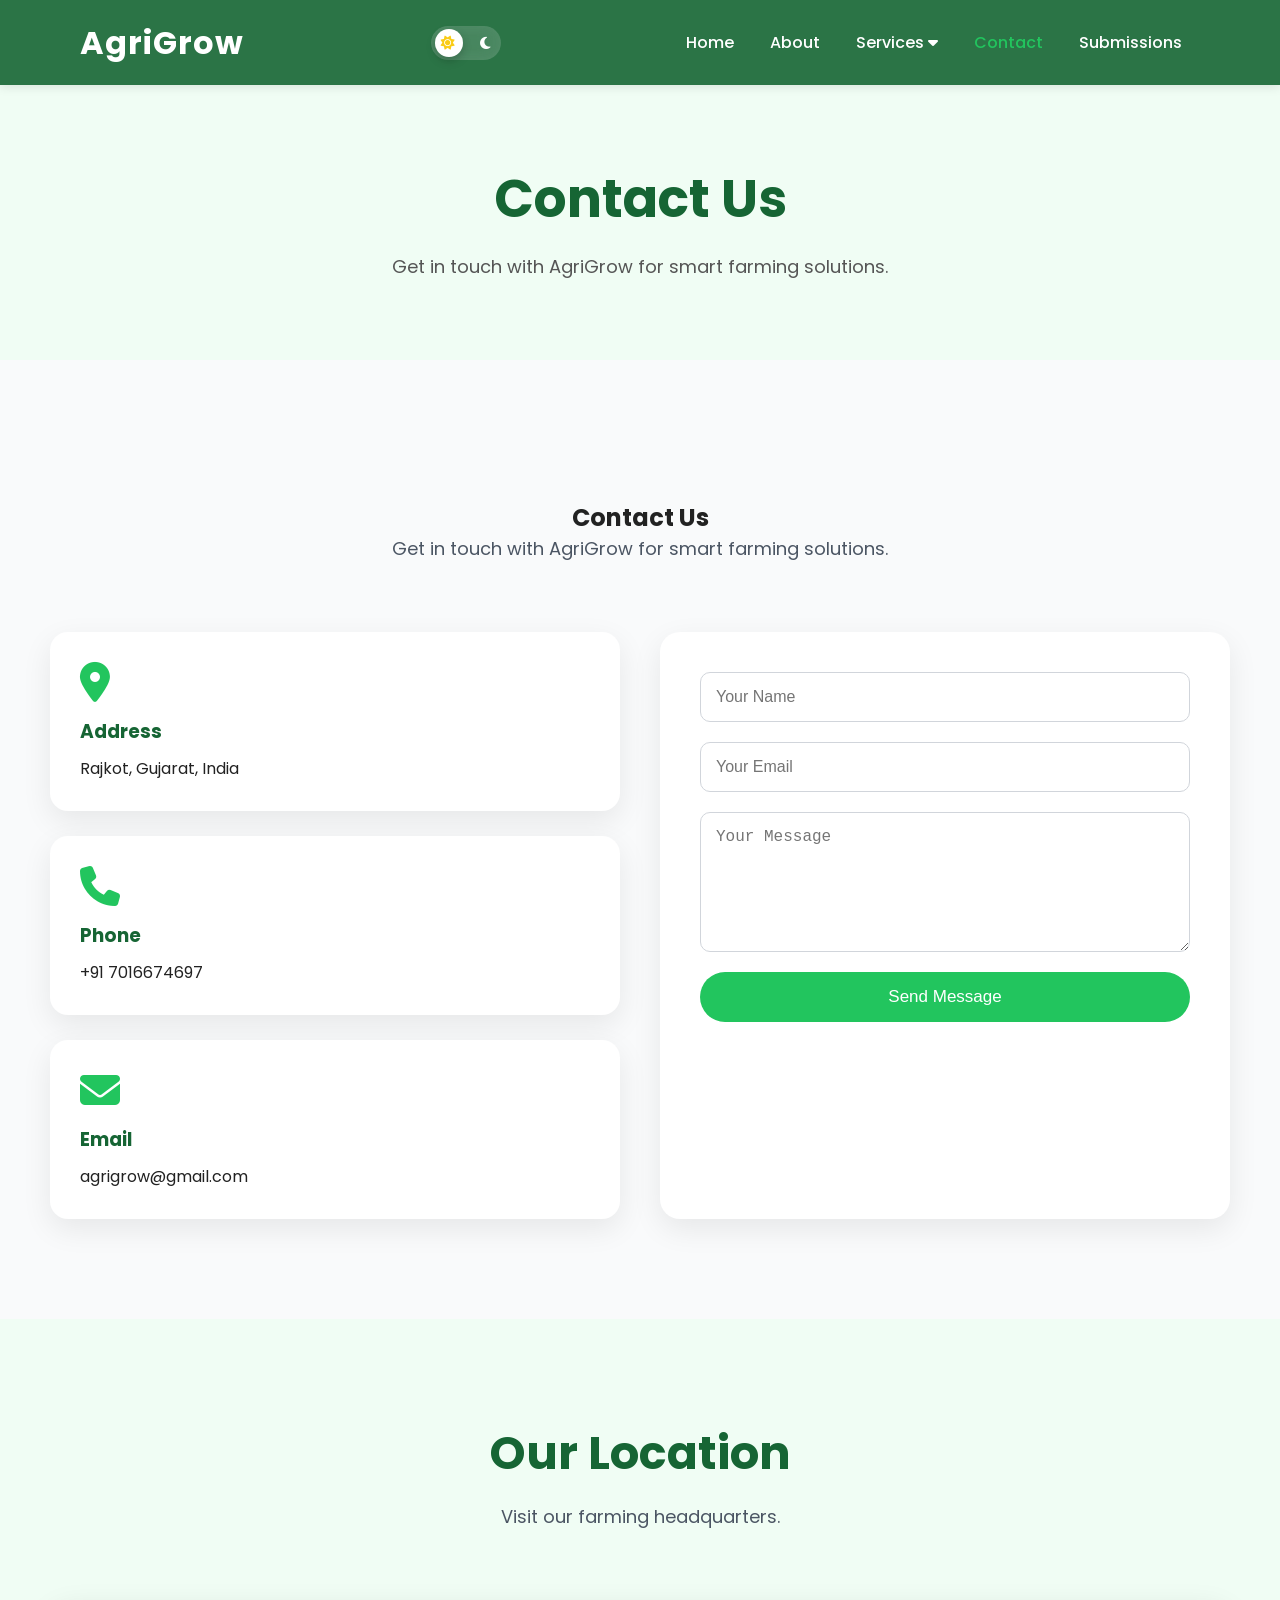
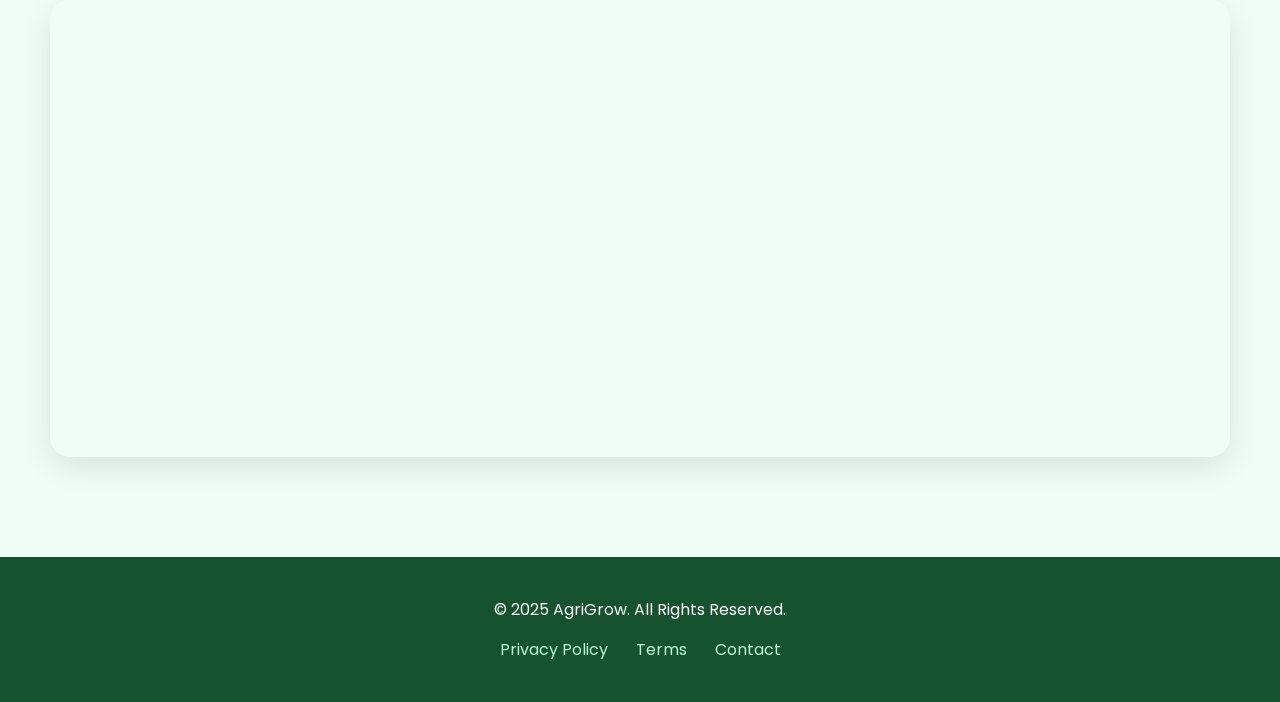
<file: contact.html>
<!DOCTYPE html>
<html lang="en">
<head>
    <meta charset="UTF-8">
    <meta name="viewport" content="width=device-width, initial-scale=1.0">
    <title>Contact - AgriGrow</title>

    <link rel="stylesheet" href="style.css">

    <!-- Google Font -->
    <link href="https://fonts.googleapis.com/css2?family=Poppins:wght@300;400;500;600;700&display=swap" rel="stylesheet">

    <!-- Font Awesome -->
    <link rel="stylesheet"
    href="https://cdnjs.cloudflare.com/ajax/libs/font-awesome/6.5.1/css/all.min.css">
</head>
<body>

    <!-- HEADER -->

    <header>

        <nav class="navbar">

            <div class="logo">
                AgriGrow
            </div>
            <div class="theme-toggle">

    <input type="checkbox" id="darkModeToggle">

    <label for="darkModeToggle" class="toggle-label">

        <i class="fa-solid fa-sun sun"></i>

        <i class="fa-solid fa-moon moon"></i>

        <span class="toggle-ball"></span>

    </label>

</div>
<div class="menu-toggle">
    <i class="fa-solid fa-bars"></i>
</div>

            <ul class="nav-links">

                <li><a href="index.html">Home</a></li>

                <li><a href="about.html">About</a></li>

                <li class="dropdown">

                    <a href="#">
                        Services
                        <i class="fa-solid fa-caret-down"></i>
                    </a>

                    <ul class="dropdown-menu">
                        <li><a href="services.html">Organic Farming</a></li>
                        <li><a href="services.html">Smart Irrigation</a></li>
                        <li><a href="services.html">Crop Management</a></li>
                    </ul>

                </li>

                
                <li><a href="contact.html" class="active">Contact</a></li>
                <li><a href="submissions.html" >Submissions</a></li>
            </ul>

        </nav>

    </header>
    <section class="page-banner">

    <h1>Contact Us</h1>

    <p>
        Get in touch with AgriGrow for smart farming solutions.
    </p>

    </section>

    <!-- CONTACT SECTION -->

    <section class="contact-page reveal">

        <div class="section-title">

            <h1>Contact Us</h1>

            <p>
                Get in touch with AgriGrow for smart farming solutions.
            </p>

        </div>

        <div class="contact-container">

            <!-- CONTACT INFO -->

            <div class="contact-info">

                <div class="info-box">

                    <i class="fa-solid fa-location-dot"></i>

                    <h3>Address</h3>

                    <p>Rajkot, Gujarat, India</p>

                </div>

                <div class="info-box">

                    <i class="fa-solid fa-phone"></i>

                    <h3>Phone</h3>

                    <p>+91 7016674697</p>

                </div>

                <div class="info-box">

                    <i class="fa-solid fa-envelope"></i>

                    <h3>Email</h3>

                    <p>agrigrow@gmail.com</p>

                </div>

            </div>

            <!-- CONTACT FORM -->

            <div class="contact-form">

                <form id="contactForm">

                    <input type="text" id="name" placeholder="Your Name" required>

                    <input type="email" id="email" placeholder="Your Email" required>

                    <textarea id="message" rows="6" placeholder="Your Message" required></textarea>

                    <button type="submit">
                        Send Message
                    </button>

                </form>

            </div>

        </div>

    </section>

    <!-- MAP SECTION -->

<section class="map-section">

    <div class="section-title">

        <h2>Our Location</h2>

        <p>
            Visit our farming headquarters.
        </p>

    </div>

    <div class="map-container">

        <iframe
            src="https://www.google.com/maps?q=Rajkot,Gujarat&output=embed"
            allowfullscreen=""
            loading="lazy">
        </iframe>

    </div>

</section>

    <!-- FOOTER -->

    <footer>

        <p>© 2025 AgriGrow. All Rights Reserved.</p>

        <div class="footer-links">

            <a href="about.html">Privacy Policy</a>
            <a href="services.html">Terms</a>
            <a href="contact.html">Contact</a>

        </div>

    </footer>

    <script src="script.js"></script>
</body>
</html>
</file>
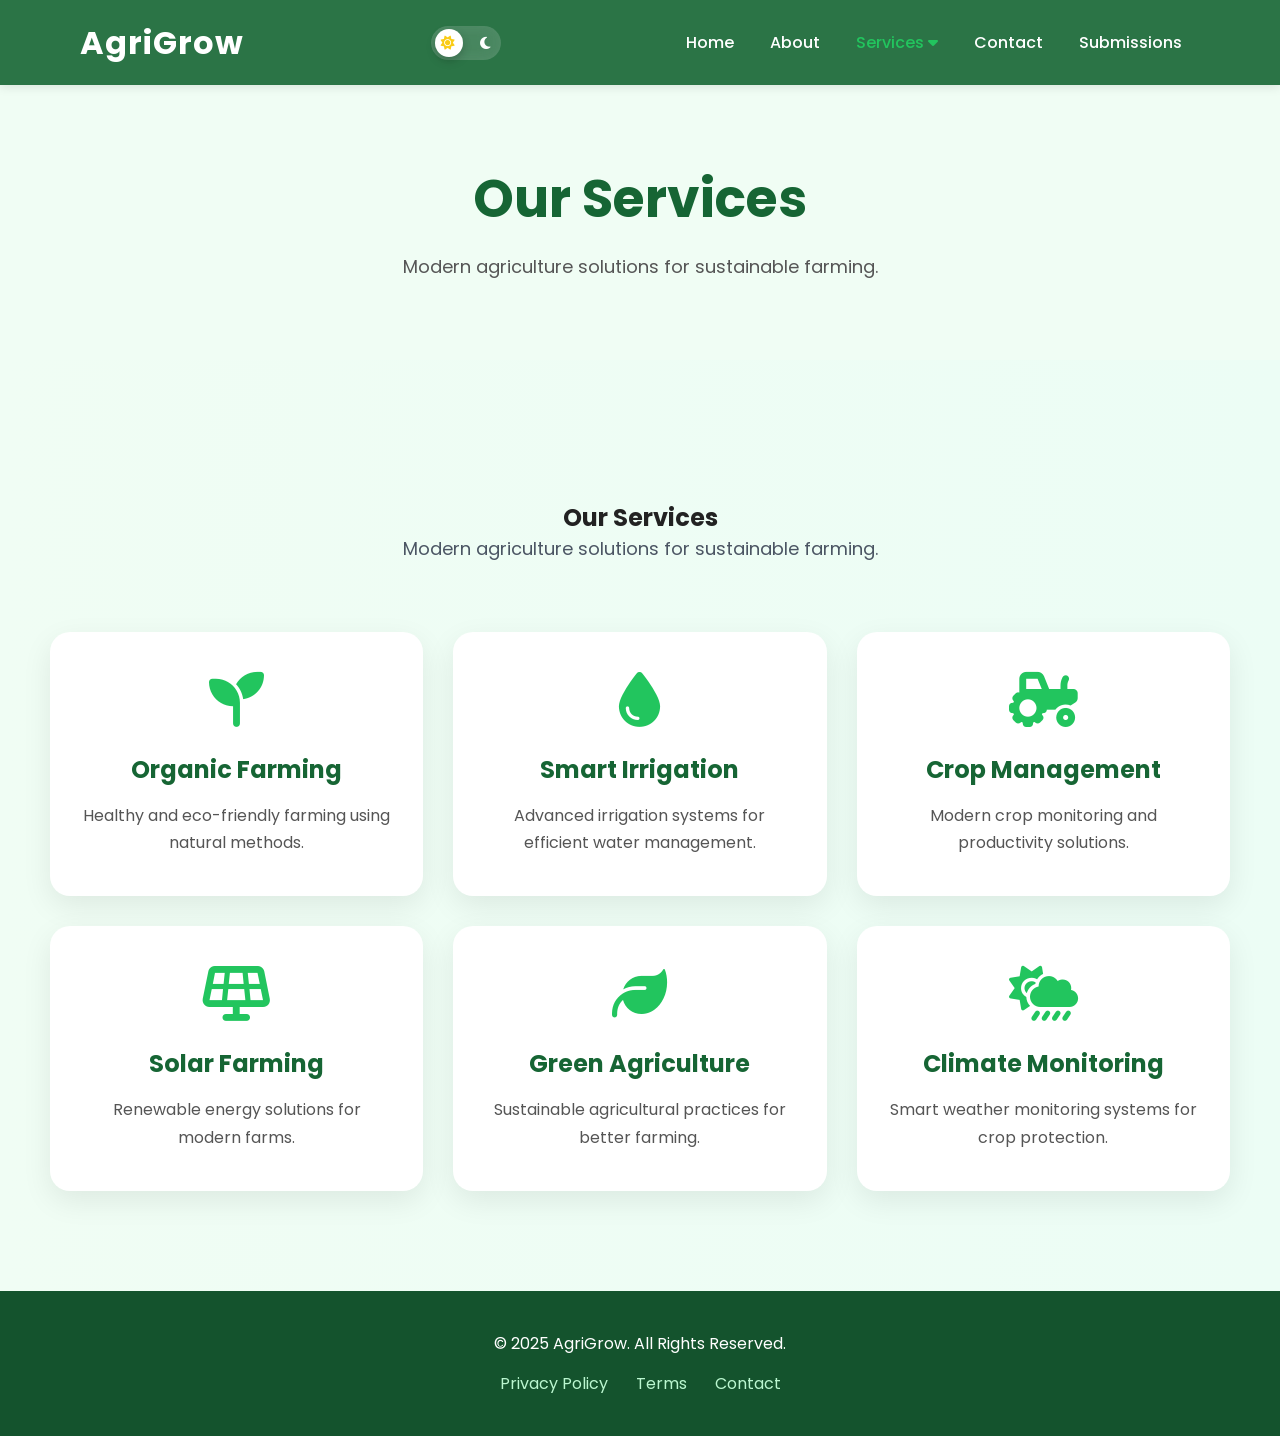
<file: services.html>
<!DOCTYPE html>
<html lang="en">
<head>
    <meta charset="UTF-8">
    <meta name="viewport" content="width=device-width, initial-scale=1.0">
    <title>Services - AgriGrow</title>

    <link rel="stylesheet" href="style.css">

    <!-- Google Font -->
    <link href="https://fonts.googleapis.com/css2?family=Poppins:wght@300;400;500;600;700&display=swap" rel="stylesheet">

    <!-- Font Awesome -->
    <link rel="stylesheet"
    href="https://cdnjs.cloudflare.com/ajax/libs/font-awesome/6.5.1/css/all.min.css">
</head>
<body>

    <!-- HEADER -->

    <header>

        <nav class="navbar">

            <div class="logo">
                AgriGrow
            </div>

            <div class="theme-toggle">

    <input type="checkbox" id="darkModeToggle">

    <label for="darkModeToggle" class="toggle-label">

        <i class="fa-solid fa-sun sun"></i>

        <i class="fa-solid fa-moon moon"></i>

        <span class="toggle-ball"></span>

    </label>

    </div>
    <div class="menu-toggle">
    <i class="fa-solid fa-bars"></i>
    </div>
            <ul class="nav-links">

                <li><a href="index.html">Home</a></li>

                <li><a href="about.html">About</a></li>

                <li class="dropdown">

                    <a href="#" class="active">
                        Services
                        <i class="fa-solid fa-caret-down"></i>
                    </a>

                    <ul class="dropdown-menu">
                        <li><a href="services.html">Organic Farming</a></li>
                        <li><a href="services.html">Smart Irrigation</a></li>
                        <li><a href="services.html">Crop Management</a></li>
                    </ul>

                </li>

                <li><a href="contact.html">Contact</a></li>
                <li><a href="submissions.html" >Submissions</a></li>

            </ul>

        </nav>

    </header>
    <section class="page-banner">

    <h1>Our Services</h1>

    <p>
        Modern agriculture solutions for sustainable farming.
    </p>

</section>

    <!-- SERVICES SECTION -->

    <section class="services-page reveal">

        <div class="section-title">

            <h1>Our Services</h1>

            <p>
                Modern agriculture solutions for sustainable farming.
            </p>

        </div>

        <div class="services-container">

            <div class="service-card">

                <i class="fa-solid fa-seedling"></i>

                <h3>Organic Farming</h3>

                <p>
                    Healthy and eco-friendly farming using natural methods.
                </p>

            </div>

            <div class="service-card">

                <i class="fa-solid fa-droplet"></i>

                <h3>Smart Irrigation</h3>

                <p>
                    Advanced irrigation systems for efficient water management.
                </p>

            </div>

            <div class="service-card">

                <i class="fa-solid fa-tractor"></i>

                <h3>Crop Management</h3>

                <p>
                    Modern crop monitoring and productivity solutions.
                </p>

            </div>

            <div class="service-card">

                <i class="fa-solid fa-solar-panel"></i>

                <h3>Solar Farming</h3>

                <p>
                    Renewable energy solutions for modern farms.
                </p>

            </div>

            <div class="service-card">

                <i class="fa-solid fa-leaf"></i>

                <h3>Green Agriculture</h3>

                <p>
                    Sustainable agricultural practices for better farming.
                </p>

            </div>

            <div class="service-card">

                <i class="fa-solid fa-cloud-sun-rain"></i>

                <h3>Climate Monitoring</h3>

                <p>
                    Smart weather monitoring systems for crop protection.
                </p>

            </div>

        </div>

    </section>

    <!-- FOOTER -->

    <footer>

        <p>© 2025 AgriGrow. All Rights Reserved.</p>

        <div class="footer-links">

            <a href="about.html">Privacy Policy</a>
            <a href="contact.html">Terms</a>
            <a href="contact.html">Contact</a>

        </div>

    </footer>
<script src="script.js"></script>
</body>
</html>
</file>
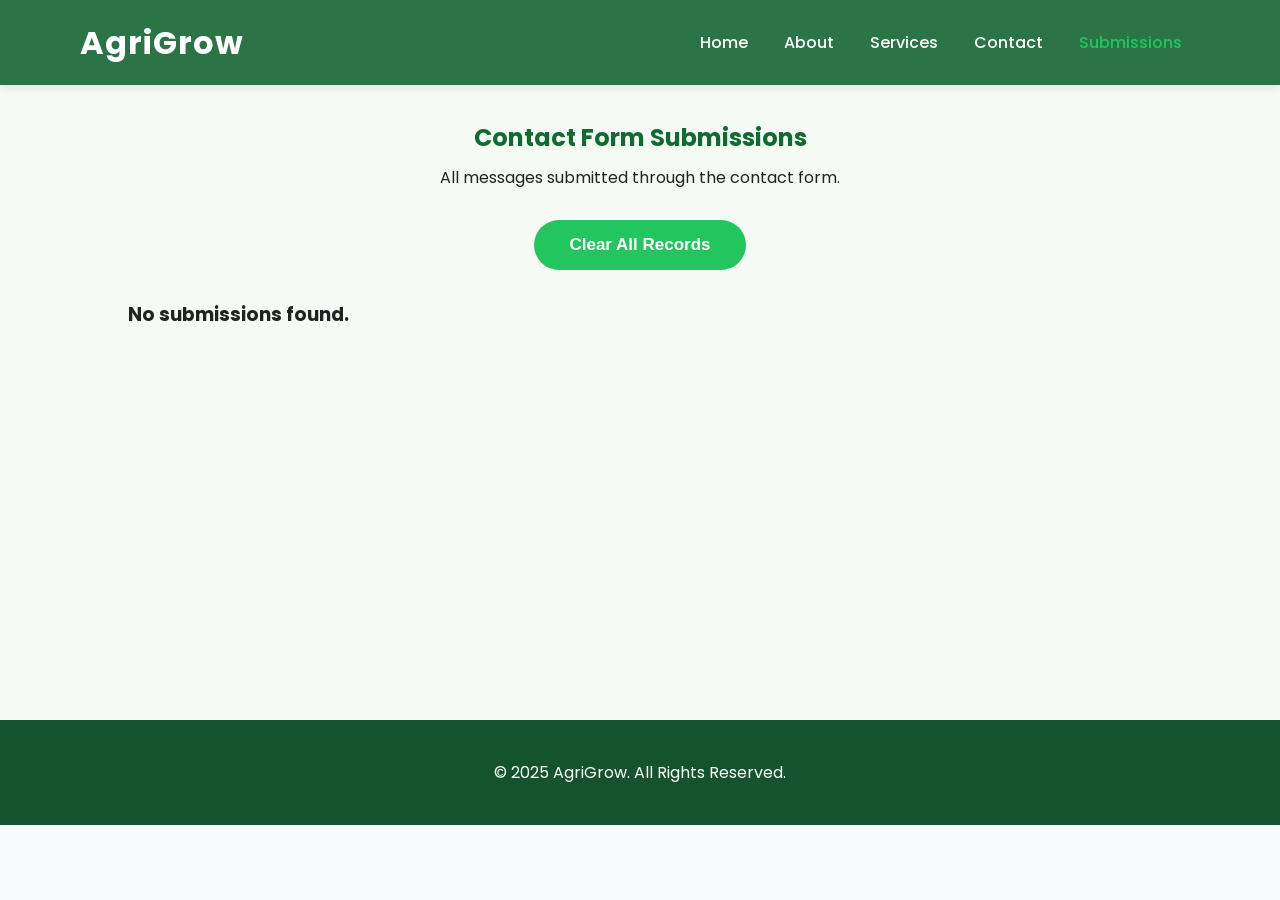
<file: submissions.html>
<!DOCTYPE html>
<html lang="en">

<head>

    <meta charset="UTF-8">

    <meta name="viewport" content="width=device-width, initial-scale=1.0">

    <title>Submissions - AgriGrow</title>

    <link rel="stylesheet" href="style.css">

    <link href="https://fonts.googleapis.com/css2?family=Poppins:wght@300;400;500;600;700&display=swap" rel="stylesheet">

    <link rel="stylesheet"
    href="https://cdnjs.cloudflare.com/ajax/libs/font-awesome/6.5.1/css/all.min.css">

</head>

<body>

    <!-- HEADER -->

    <header>

        <nav class="navbar">

            <div class="logo">
                AgriGrow
            </div>

            <ul class="nav-links">

                <li><a href="index.html">Home</a></li>

                <li><a href="about.html">About</a></li>

                <li><a href="services.html">Services</a></li>

                <li><a href="contact.html">Contact</a></li>

                <li><a href="submissions.html" class="active">Submissions</a></li>

            </ul>

        </nav>

    </header>

    <!-- SUBMISSIONS SECTION -->

    <section class="submissions-page">

        <div class="container">

            <h1>Contact Form Submissions</h1>

            <p class="subtitle">
                All messages submitted through the contact form.
            </p>

            <div class="action-buttons">

                <button id="clearAll" class="btn-primary">
                    Clear All Records
                </button>

            </div>

            <div id="submissionList" class="submission-grid">

            </div>

        </div>

    </section>

    <!-- FOOTER -->

    <footer>

        <p>
            © 2025 AgriGrow. All Rights Reserved.
        </p>

    </footer>

    <script>

        let submissions =
        JSON.parse(localStorage.getItem("contacts")) || [];

        let submissionList =
        document.getElementById("submissionList");

        function displaySubmissions() {

            submissionList.innerHTML = "";

            if(submissions.length === 0){

                submissionList.innerHTML =
                "<h3>No submissions found.</h3>";

                return;
            }

            submissions.forEach((item,index)=>{

                submissionList.innerHTML += `

                <div class="submission-card">

                    <h3>${item.name}</h3>

                    <p>
                        <strong>Email:</strong>
                        ${item.email}
                    </p>

                    <p>
                        <strong>Message:</strong>
                        ${item.message}
                    </p>
                    <p>
                        <strong>Date:</strong>
                        ${item.date}
                    </p>

                    <button
                    onclick="deleteSubmission(${index})"
                    class="delete-btn">

                    Delete

                    </button>

                </div>

                `;
            });

        }

        function deleteSubmission(index){

            submissions.splice(index,1);

            localStorage.setItem(
            "contacts",
            JSON.stringify(submissions));

            displaySubmissions();

        }

        document.getElementById("clearAll")
        .addEventListener("click",function(){

            if(confirm("Delete all records?")){

                localStorage.removeItem("contacts");

                submissions=[];

                displaySubmissions();

            }

        });

        displaySubmissions();

    </script>

</body>

</html>
</file>
<file: style.css>
*{
    margin:0;
    padding:0;
    box-sizing:border-box;
}

html{
    scroll-behavior:smooth;
}

body{
    font-family:'Poppins',sans-serif;
    background:#f9fafb;
    color:#222;
}

/* HEADER */

header{
    width:100%;
    position:fixed;
    top:0;
    z-index:1000;
    background:rgba(22,101,52,0.9);
    backdrop-filter:blur(10px);
    box-shadow:0 2px 10px rgba(0,0,0,0.1);
}

.navbar{
    max-width:1200px;
    margin:auto;
    padding:18px 40px;
    display:flex;
    justify-content:space-between;
    align-items:center;
}

.logo{
    color:white;
    font-size:32px;
    font-weight:700;
    letter-spacing:1px;
}

.nav-links{
    display:flex;
    list-style:none;
}

.nav-links li{
    position:relative;
}

.nav-links li a{
    color:white;
    text-decoration:none;
    padding:12px 18px;
    display:block;
    font-weight:500;
    transition:0.3s;
}

.nav-links li a:hover{
    color:#bbf7d0;
}

/* DROPDOWN */

.dropdown-menu{
    display:none;
    position:absolute;
    top:50px;
    left:0;
    min-width:220px;
    background:white;
    border-radius:12px;
    overflow:hidden;
    box-shadow:0 10px 25px rgba(0,0,0,0.15);
}

.dropdown-menu li a{
    color:#166534;
    padding:14px 18px;
}

.dropdown-menu li a:hover{
    background:#dcfce7;
}

.dropdown:hover .dropdown-menu{
    display:block;
}

/* HERO */

.hero{
    height:100vh;
    background:
    linear-gradient(rgba(0,0,0,0.55),rgba(0,0,0,0.55)),
    url('https://images.unsplash.com/photo-1500937386664-56d1dfef3854?q=80&w=1600&auto=format&fit=crop');

    background-size:cover;
    background-position:center;

    display:flex;
    justify-content:center;
    align-items:center;
    text-align:center;
    position:relative;
    overflow:hidden;
}

.hero-content{
    max-width:850px;
    padding:20px;
    z-index:2;
    animation:fadeIn 1.2s ease;
}

.hero-content h1{
    font-size:68px;
    color:white;
    line-height:1.2;
    margin-bottom:25px;
    text-shadow:0 5px 15px rgba(0,0,0,0.3);
}

.hero-content p{
    font-size:20px;
    color:#f0fdf4;
    margin-bottom:35px;
    line-height:1.8;
}

.hero-buttons{
    display:flex;
    justify-content:center;
    gap:20px;
    flex-wrap:wrap;
}

.btn-primary,
.btn-secondary{
    padding:15px 35px;
    border:none;
    border-radius:50px;
    font-size:17px;
    cursor:pointer;
    transition:0.4s;
    font-weight:600;
    text-decoration:none;
    display:inline-block;
}

.btn-primary{
    background:#22c55e;
    color:white;
}

.btn-primary:hover{
    background:#15803d;
    transform:translateY(-5px);
}

.btn-secondary{
    background:white;
    color:#166534;
}

.btn-secondary:hover{
    transform:translateY(-5px);
}

/* FEATURES */

.features{
    padding:100px 40px;
    background:#f0fdf4;
}

.section-title{
    text-align:center;
    margin-bottom:70px;
}

.section-title h2{
    font-size:46px;
    color:#166534;
    margin-bottom:15px;
}

.section-title p{
    color:#4b5563;
    font-size:18px;
}

.feature-container{
    max-width:1200px;
    margin:auto;
    display:grid;
    grid-template-columns:repeat(4,1fr);
    gap:30px;
}

.card{
    background:white;
    padding:40px 30px;
    border-radius:20px;
    text-align:center;
    transition:0.4s;
    box-shadow:0 10px 30px rgba(0,0,0,0.08);
}

.card:hover{
    transform:translateY(-12px);
}

.card i{
    font-size:50px;
    color:#22c55e;
    margin-bottom:25px;
}

.card h3{
    font-size:24px;
    margin-bottom:15px;
    color:#166534;
}

.card p{
    color:#555;
    line-height:1.7;
}

/* FOOTER */

footer{
    background:#14532d;
    color:white;
    text-align:center;
    padding:40px 20px;
}

.footer-links{
    margin-top:15px;
}

.footer-links a{
    color:#bbf7d0;
    margin:0 12px;
    text-decoration:none;
    transition:0.3s;
}

.footer-links a:hover{
    color:white;
}

/* ANIMATION */

@keyframes fadeIn{
    from{
        opacity:0;
        transform:translateY(40px);
    }

    to{
        opacity:1;
        transform:translateY(0);
    }
}

/* RESPONSIVE */

@media(max-width:992px){

    .feature-container{
        grid-template-columns:repeat(2,1fr);
    }

    .hero-content h1{
        font-size:48px;
    }

}

@media(max-width:768px){

    .navbar{
        flex-direction:column;
        padding:15px 20px;
    }

    .nav-links{
        flex-direction:column;
        margin-top:15px;
        text-align:center;
    }

    .feature-container{
        grid-template-columns:1fr;
    }

    .hero-content h1{
        font-size:36px;
    }

    .hero-content p{
        font-size:16px;
    }

    .hero-buttons{
        flex-direction:column;
        align-items:center;
    }

}
/* ABOUT PAGE */

.about-page{
    padding:140px 50px 80px;
    background:#f9fafb;
}

.about-container{
    max-width:1200px;
    margin:auto;
    display:grid;
    grid-template-columns:repeat(2,1fr);
    gap:50px;
    align-items:center;
}

.about-image img{
    width:100%;
    border-radius:20px;
    box-shadow:0 10px 30px rgba(0,0,0,0.1);
}

.about-text h1{
    font-size:48px;
    color:#166534;
    margin-bottom:25px;
}

.about-text p{
    font-size:18px;
    line-height:1.8;
    margin-bottom:20px;
    color:#555;
}

/* RESPONSIVE ABOUT */

@media(max-width:768px){

    .about-container{
        grid-template-columns:1fr;
    }

    .about-text h1{
        font-size:34px;
    }

}
/* SERVICES PAGE */

.services-page{
    padding:140px 50px 100px;
    background:linear-gradient(to right,#f0fdf4,#ecfdf5);
}

.services-container{
    max-width:1200px;
    margin:auto;
    display:grid;
    grid-template-columns:repeat(3,1fr);
    gap:30px;
}

.service-card{
    background:white;
    padding:40px 30px;
    border-radius:20px;
    text-align:center;
    transition:0.4s;
    box-shadow:0 10px 30px rgba(0,0,0,0.08);
}

.service-card:hover{
    transform:translateY(-12px);
}

.service-card i{
    font-size:55px;
    color:#22c55e;
    margin-bottom:25px;
}

.service-card h3{
    font-size:24px;
    margin-bottom:15px;
    color:#166534;
}

.service-card p{
    color:#555;
    line-height:1.7;
}

/* RESPONSIVE SERVICES */

@media(max-width:992px){

    .services-container{
        grid-template-columns:repeat(2,1fr);
    }

}

@media(max-width:768px){

    .services-container{
        grid-template-columns:1fr;
    }

}
/* CONTACT PAGE */

.contact-page{
    padding:140px 50px 100px;
    background:#f9fafb;
}

.contact-container{
    max-width:1200px;
    margin:auto;
    display:grid;
    grid-template-columns:1fr 1fr;
    gap:40px;
    margin-top:50px;
}

.contact-info{
    display:flex;
    flex-direction:column;
    gap:25px;
}

.info-box{
    background:white;
    padding:30px;
    border-radius:18px;
    box-shadow:0 10px 30px rgba(0,0,0,0.08);
    transition:0.4s;
}

.info-box:hover{
    transform:translateY(-8px);
}

.info-box i{
    font-size:40px;
    color:#22c55e;
    margin-bottom:15px;
}

.info-box h3{
    color:#166534;
    margin-bottom:10px;
}

.contact-form{
    background:white;
    padding:40px;
    border-radius:20px;
    box-shadow:0 10px 30px rgba(0,0,0,0.08);
}

.contact-form form{
    display:flex;
    flex-direction:column;
}

.contact-form input,
.contact-form textarea{
    padding:15px;
    margin-bottom:20px;
    border:1px solid #d1d5db;
    border-radius:10px;
    font-size:16px;
    outline:none;
}

.contact-form button{
    padding:15px;
    border:none;
    background:#22c55e;
    color:white;
    border-radius:50px;
    font-size:17px;
    cursor:pointer;
    transition:0.3s;
}

.contact-form button:hover{
    background:#15803d;
}

/* RESPONSIVE CONTACT */

@media(max-width:768px){

    .contact-container{
        grid-template-columns:1fr;
    }

}
/* HAMBURGER MENU */

.menu-toggle{
    display:none;
    font-size:28px;
    color:white;
    cursor:pointer;
}

/* MOBILE NAVBAR */

@media(max-width:768px){

    .menu-toggle{
        display:block;
    }

    .nav-links{
        position:absolute;
        top:80px;
        left:0;
        width:100%;
        background:#166534;
        flex-direction:column;
        text-align:center;
        display:none;
        padding:20px 0;
    }

    .nav-links.active{
        display:flex;
    }

    .nav-links li{
        margin:10px 0;
    }

}
/* GALLERY SECTION */

.gallery{
    padding:100px 50px;
    background:white;
}

.gallery-container{
    max-width:1200px;
    margin:auto;
    display:grid;
    grid-template-columns:repeat(3,1fr);
    gap:25px;
}

.gallery-item{
    overflow:hidden;
    border-radius:20px;
    box-shadow:0 10px 25px rgba(0,0,0,0.1);
}

.gallery-item img{
    width:100%;
    height:280px;
    object-fit:cover;
    transition:0.5s;
    display:block;
}

.gallery-item:hover img{
    transform:scale(1.1);
}

/* RESPONSIVE GALLERY */

@media(max-width:992px){

    .gallery-container{
        grid-template-columns:repeat(2,1fr);
    }

}

@media(max-width:768px){

    .gallery{
        padding:80px 20px;
    }

    .gallery-container{
        grid-template-columns:1fr;
    }

}
/* TESTIMONIALS */

.testimonials{
    padding:100px 50px;
    background:#f0fdf4;
}

.testimonial-container{
    max-width:1200px;
    margin:auto;
    display:grid;
    grid-template-columns:repeat(3,1fr);
    gap:30px;
}

.testimonial-card{
    background:white;
    padding:40px 30px;
    border-radius:20px;
    text-align:center;
    box-shadow:0 10px 30px rgba(0,0,0,0.08);
    transition:0.4s;
}

.testimonial-card:hover{
    transform:translateY(-10px);
}

.testimonial-card img{
    width:90px;
    height:90px;
    border-radius:50%;
    object-fit:cover;
    margin-bottom:20px;
}

.testimonial-card h3{
    color:#166534;
    margin-bottom:5px;
}

.testimonial-card span{
    color:#22c55e;
    font-size:14px;
    display:block;
    margin-bottom:15px;
}

.testimonial-card p{
    color:#555;
    line-height:1.7;
}

/* RESPONSIVE TESTIMONIALS */

@media(max-width:992px){

    .testimonial-container{
        grid-template-columns:repeat(2,1fr);
    }

}

@media(max-width:768px){

    .testimonials{
        padding:80px 20px;
    }

    .testimonial-container{
        grid-template-columns:1fr;
    }

}
/* STATISTICS SECTION */

.stats{
    padding:100px 50px;
    background:
    linear-gradient(rgba(0,0,0,0.6),
    rgba(0,0,0,0.6)),
    url('https://images.unsplash.com/photo-1501004318641-b39e6451bec6?q=80&w=1600&auto=format&fit=crop');

    background-size:cover;
    background-position:center;
    color:white;
}

.stats-container{
    max-width:1200px;
    margin:auto;
    display:grid;
    grid-template-columns:repeat(4,1fr);
    gap:30px;
    text-align:center;
}

.stat-box{
    padding:40px 20px;
}

.stat-box h2{
    font-size:55px;
    color:#22c55e;
    margin-bottom:10px;
}

.stat-box p{
    font-size:18px;
    letter-spacing:1px;
}

/* RESPONSIVE STATS */

@media(max-width:992px){

    .stats-container{
        grid-template-columns:repeat(2,1fr);
    }

}

@media(max-width:768px){

    .stats{
        padding:80px 20px;
    }

    .stats-container{
        grid-template-columns:1fr;
    }

}
/* SCROLL REVEAL */

.reveal{
    opacity:0;
    transform:translateY(80px);
    transition:all 1s ease;
}

.reveal.active{
    opacity:1;
    transform:translateY(0);
}

/* DARK MODE TOGGLE */
/* PREMIUM DARK MODE TOGGLE */

.theme-toggle{
    margin-left:20px;
}

#darkModeToggle{
    display:none;
}

.toggle-label{
    width:70px;
    height:34px;
    background:rgba(255,255,255,0.2);
    backdrop-filter:blur(10px);
    border-radius:50px;
    display:flex;
    align-items:center;
    justify-content:space-between;
    position:relative;
    padding:0 10px;
    cursor:pointer;
    transition:0.4s;
}

.toggle-label i{
    font-size:14px;
    z-index:2;
}

.sun{
    color:#facc15;
}

.moon{
    color:white;
}

.toggle-ball{
    position:absolute;
    width:28px;
    height:28px;
    background:white;
    border-radius:50%;
    top:3px;
    left:4px;
    transition:0.4s;
    box-shadow:0 4px 10px rgba(0,0,0,0.2);
}

#darkModeToggle:checked + .toggle-label .toggle-ball{
    transform:translateX(34px);
}

/* PROFESSIONAL DARK MODE */

body.dark-mode{
    background:#0f172a;
    color:white;
}

body.dark-mode header{
    background:rgba(15,23,42,0.9);
}

body.dark-mode .features,
body.dark-mode .gallery,
body.dark-mode .services-page,
body.dark-mode .contact-page,
body.dark-mode .about-page,
body.dark-mode .testimonials,
body.dark-mode .map-section{
    background:#111827;
}

body.dark-mode .card,
body.dark-mode .service-card,
body.dark-mode .testimonial-card,
body.dark-mode .info-box,
body.dark-mode .contact-form{
    background:#1f2937;
    color:white;
}

body.dark-mode .card p,
body.dark-mode .service-card p,
body.dark-mode .testimonial-card p,
body.dark-mode .about-text p,
body.dark-mode .info-box p{
    color:#d1d5db;
}

body.dark-mode .section-title h2,
body.dark-mode .about-text h1,
body.dark-mode .service-card h3,
body.dark-mode .card h3,
body.dark-mode .info-box h3{
    color:#22c55e;
}

body.dark-mode footer{
    background:#020617;
}
/* MAP SECTION */

.map-section{
    padding:100px 50px;
    background:#f0fdf4;
}

.map-container{
    max-width:1200px;
    margin:auto;
    border-radius:20px;
    overflow:hidden;
    box-shadow:0 10px 30px rgba(0,0,0,0.1);
}

.map-container iframe{
    width:100%;
    height:450px;
    border:none;
}

/* RESPONSIVE MAP */

@media(max-width:768px){

    .map-section{
        padding:80px 20px;
    }

}
/* ABOUT PAGE */

.about-page{
    padding:120px 50px;
    background:#f8fafc;
}

.about-container{
    max-width:1200px;
    margin:auto;
    display:grid;
    grid-template-columns:repeat(2,1fr);
    gap:50px;
    align-items:center;
}

.about-image img{
    width:100%;
    border-radius:20px;
    box-shadow:0 10px 30px rgba(0,0,0,0.1);
}

.about-text h1{
    font-size:55px;
    color:#166534;
    margin-bottom:20px;
}

.about-text p{
    font-size:18px;
    line-height:1.8;
    color:#555;
    margin-bottom:20px;
}

/* ACTIVE NAV LINK */

.nav-links a.active{
    color:#22c55e;
}

/* RESPONSIVE ABOUT */

@media(max-width:768px){

    .about-container{
        grid-template-columns:1fr;
    }

    .about-text h1{
        font-size:38px;
    }

    .about-page{
        padding:80px 20px;
    }

}
/* ACTIVE NAV LINK */

.nav-links a.active{
    color:#22c55e;
}
/* PAGE BANNER */

.page-banner{
    padding:160px 20px 80px;
    text-align:center;
    background:#f0fdf4;
}

.page-banner h1{
    font-size:52px;
    color:#166534;
    margin-bottom:15px;
}

.page-banner p{
    font-size:18px;
    color:#555;
}
/* SERVICE CARD HOVER */

.service-card{
    transition:0.4s;
}

.service-card:hover{
    transform:translateY(-10px);
    box-shadow:0 10px 25px rgba(0,0,0,0.15);
}
.nav-links a.active{
    color:#22c55e;
}

.submissions-page{
    padding:120px 10%;
    min-height:80vh;
    background:#f5faf5;
}

.submissions-page h1{
    text-align:center;
    color:#0f6b2f;
    margin-bottom:10px;
}

.subtitle{
    text-align:center;
    margin-bottom:30px;
}

.action-buttons{
    text-align:center;
    margin-bottom:30px;
}

.submission-grid{
    display:grid;
    grid-template-columns:repeat(auto-fit,minmax(300px,1fr));
    gap:25px;
}

.submission-card{
    background:#fff;
    padding:25px;
    border-radius:15px;
    box-shadow:0 5px 15px rgba(0,0,0,0.1);
}

.submission-card h3{
    color:#0f6b2f;
    margin-bottom:10px;
}

.delete-btn{
    margin-top:15px;
    background:red;
    color:white;
    border:none;
    padding:10px 18px;
    border-radius:8px;
    cursor:pointer;
}

.delete-btn:hover{
    opacity:0.8;
}
</file>
